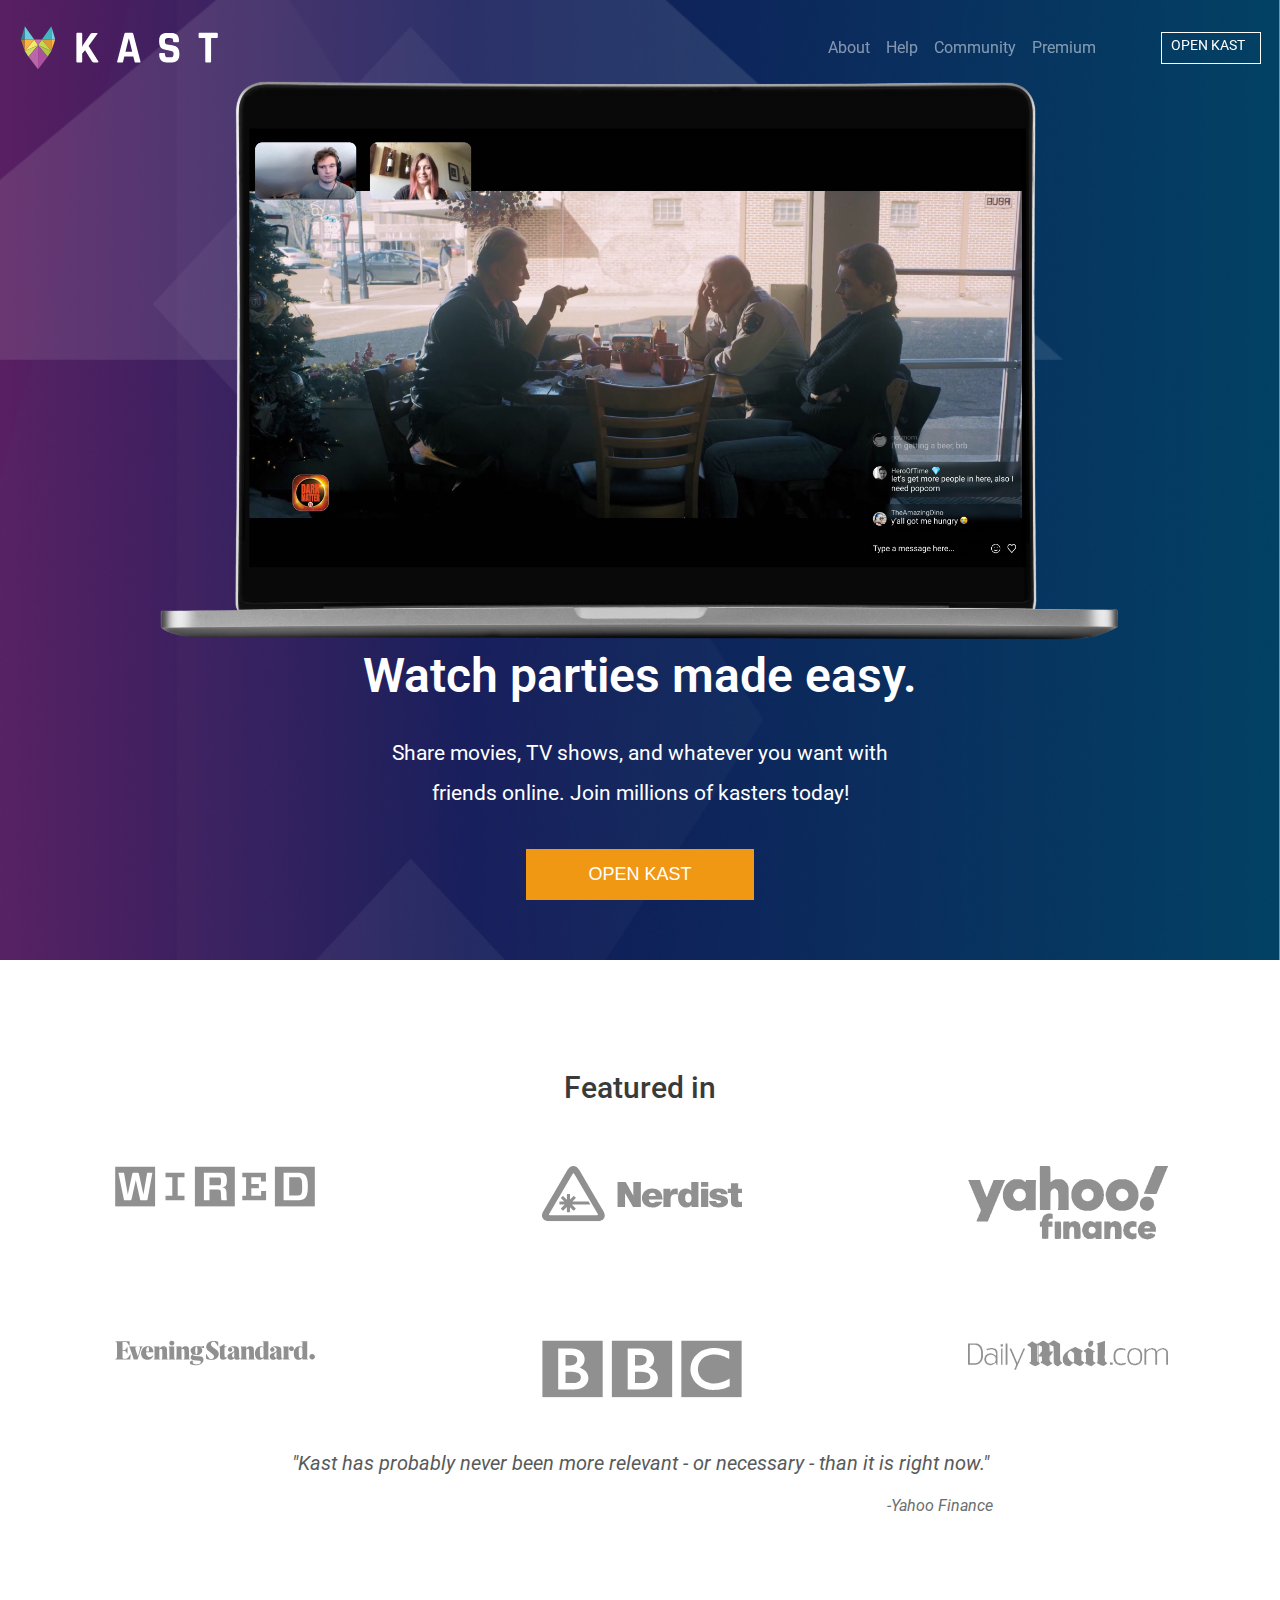
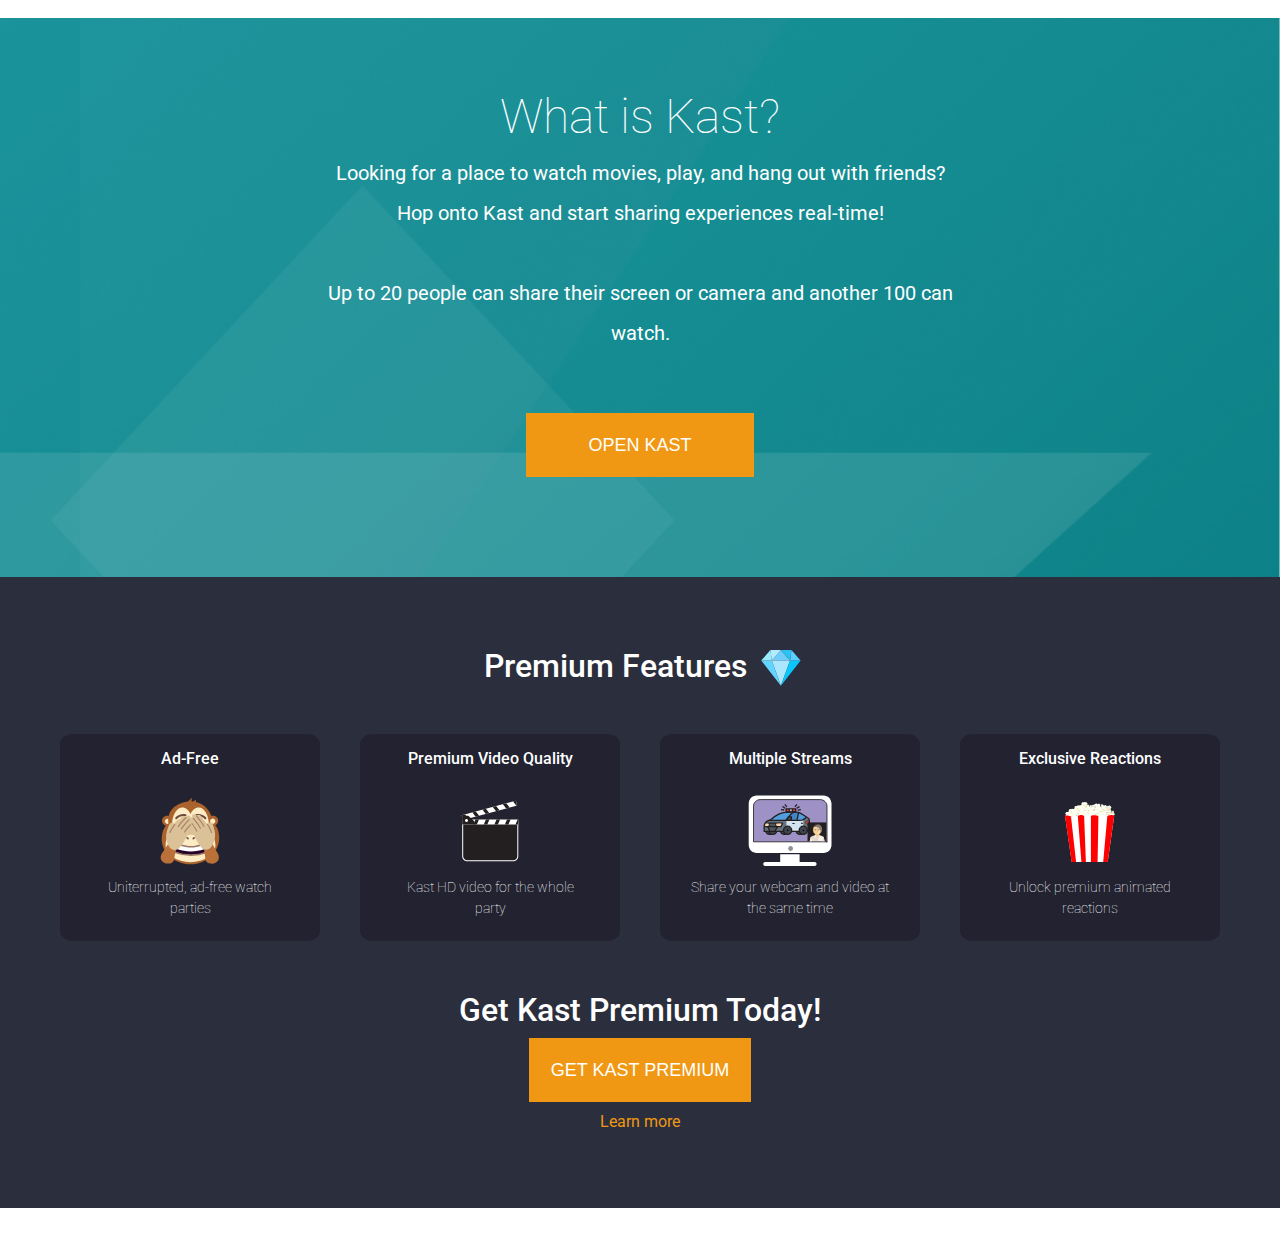
<file: index.html>
<!DOCTYPE html>
<html lang="en">

<head>
    <meta charset="UTF-8">
    <meta name="viewport" content="width=device-width, initial-scale=1.0">

    <!-- stylesheets link -->
    <link rel="stylesheet" ref="stylesheets" href="styles.css">

    <!-- Favicon icon link -->
    <link rel="icon" href="Assets/favicon.ico">

    <!-- Google Fonts-->
    <link href="https://fonts.googleapis.com/css2?family=Open+Sans:wght@600;800&family=Roboto&display=swap"
        rel="stylesheet">

    <!-- Bootstrap stylesheet -->
    <link rel="stylesheet" href="https://maxcdn.bootstrapcdn.com/bootstrap/4.0.0/css/bootstrap.min.css"
        integrity="sha384-Gn5384xqQ1aoWXA+058RXPxPg6fy4IWvTNh0E263XmFcJlSAwiGgFAW/dAiS6JXm" crossorigin="anonymous">



    <title>Kast is Watch Parties Made Easy</title>
</head>

<body>

    <!-- HEADER -->
    <header>
        <a class="navbar-brand" href="#">
            <img id="kast-logo" src="Assets/kast-logo-horizontal-color-white.svg" alt="background-color" />
        </a>

        <nav class="navbar navbar-expand-lg navbar-dark">
            <button class="navbar-toggler" type="button" data-toggle="collapse" data-target="#navbarTogglerDemo02"
                aria-controls="navbarTogglerDemo01" aria-expanded="false" aria-label="Toggle navigation">
                <span class="navbar-toggler-icon"></span>
            </button>


            <div class="collapse navbar-collapse" id="navbarTogglerDemo02">

                <ul class="navbar-nav ml-auto">
                    <li class="nav-item">
                        <a class="nav-link" href="aboutPage/index.html" target="blank">About</a>
                    </li>
                    <li class="nav-item">
                        <a class="nav-link" href="helpPage/index.html" target="blank">Help</a>
                    </li>
                    <li class="nav-item">
                        <a class="nav-link" href="communityPage/index.html" target="blank">Community</a>
                    </li>
                    <li class="nav-item">
                        <a class="nav-link" href="premiumPage/index.html" target="blank">Premium</a>
                    </li>
                </ul>
            </div>
        </nav>

        <a class="open-kast" href="openKast/index.html" target="blank">OPEN KAST</a>
    </header>

    <!-- SECTION ZERO -->
    <section class="sectionZero">
        <div>
            <a href=""><img src="Assets/laptop-table.png" alt="laptop-image" class="header-image"></a>

            <h1 class="bigHeading1">Watch parties made easy.</h1>
            <p class="smallWriteUp">Share movies, TV shows, and whatever you want with friends online. Join millions of
                kasters today!
            </p>

            <a href="#"><button class="section-one-button">OPEN KAST</button></a>
        </div>
    </section>

    <!-- SECTION ONE  -->

    <section id="sectionOne">

        <h3 class="bigHeading3Grey">Featured in</h3>

        <!-- logos icons -->
        <div class="container-fluid">
            <div class="row">
                <div class="col-lg-4 col-sm-6">
                    <a href=""><img src="Assets/wired-logo.svg" class="featuredLogos" alt=""></a>
                </div>
                <div class="col-lg-4 col-sm-6">
                    <a href=""><img src="Assets/nerdist-logo.svg" class="featuredLogos" alt=""></a>
                </div>
                <div class="col-lg-4 col-sm-6">
                    <a href=""><img src="Assets/yahoo-finance-logo.svg" class="featuredLogos" alt=""></a>
                </div>
                <div class="col-lg-4 col-sm-6">
                    <a href=""><img src="Assets/evening-standard-logo.svg" class="featuredLogos" alt=""></a>
                </div>
                <div class="col-lg-4 col-sm-6">
                    <a href=""><img src="Assets/bbc-logo.svg" class="featuredLogos" alt=""></a>
                </div>
                <div class="col-lg-4 col-sm-6">
                    <a href=""><img src="Assets/daily-mail-logo.svg" class="featuredLogos" alt=""></a>
                </div>
            </div>

        </div>
        </div>
        </div>



        <p class="smallWriteUp2"><em>"Kast has probably never been more relevant - or necessary - than it is right
                now."</em></p>

        <p class="yahooFinance"><em>-Yahoo Finance</em></p>


    </section>


    <!-- SECTION TWO -->
    <section id="sectionTwo">
        <div class='mainContent'>
            <div class="sectionTwoText">

                <h2 class="bigHeading2">What is Kast?</h2>

                <div>Looking for a place to watch movies, play, and hang out with friends? Hop onto Kast and start
                    sharing
                    experiences real-time!
                </div>

                <br />

                <div>Up to 20 people can share their screen or camera and another 100 can watch.</div>


            </div>

            <div class="sectionTwoButton">
                <a href="#"><button class="section-one-button">OPEN KAST</button></a>
            </div>
        </div>
    </section>


    <!-- SECTION THREE -->
    <section id="sectionThree">
        <div class="mainContent">
            <div>
                <h3>Premium Features</h3>
                <a href=""><img src="Assets/diamond-premium.svg" id="diamond-subscription" alt=""></a>
            </div>
            <br>
            <div class="premiumItems">
                <div class="premium-image image1Box">
                    <h4>Ad-Free</h4>
                    <div><a href=""><img src="Assets/monkey.svg" alt=""></a></div>
                    <p>Uniterrupted, ad-free watch parties</p>
                </div>

                <div class="premium-image imageBox2">
                    <h4>Premium Video Quality</h4>
                    <div><a href=""><img src="Assets/clapper.svg" alt=""></a></div>
                    <p>Kast HD video for the whole party</p>
                </div>

                <div class="premium-image imageBox3">
                    <h4>Multiple Streams</h4>
                    <div><a href=""><img src="Assets/pip.svg" alt=""></a></div>
                    <p>Share your webcam and video at the same time</p>
                </div>

                <div class="premium-image imageBox4">
                    <h4>Exclusive Reactions</h4>
                    <div><a href=""><img src="Assets/popcorn.svg" alt=""></a></div>
                    <p>Unlock premium animated reactions</p>
                </div>

            </div>


            <div class="kastPremium">

                <h3>Get Kast Premium Today!</h3>
                <a href="#"><button class="section-three-button">GET KAST PREMIUM</button></a>
                <p>Learn more</p>

            </div>
        </div>
    </section>

    <!-- Javascript links -->
    <script src="https://code.jquery.com/jquery-3.2.1.slim.min.js"
        integrity="sha384-KJ3o2DKtIkvYIK3UENzmM7KCkRr/rE9/Qpg6aAZGJwFDMVNA/GpGFF93hXpG5KkN" crossorigin="anonymous">
    </script>
    <script src="https://cdnjs.cloudflare.com/ajax/libs/popper.js/1.12.9/umd/popper.min.js"
        integrity="sha384-ApNbgh9B+Y1QKtv3Rn7W3mgPxhU9K/ScQsAP7hUibX39j7fakFPskvXusvfa0b4Q" crossorigin="anonymous">
    </script>
    <script src="https://maxcdn.bootstrapcdn.com/bootstrap/4.0.0/js/bootstrap.min.js"
        integrity="sha384-JZR6Spejh4U02d8jOt6vLEHfe/JQGiRRSQQxSfFWpi1MquVdAyjUar5+76PVCmYl" crossorigin="anonymous">
    </script>

</body>

</html>
</file>
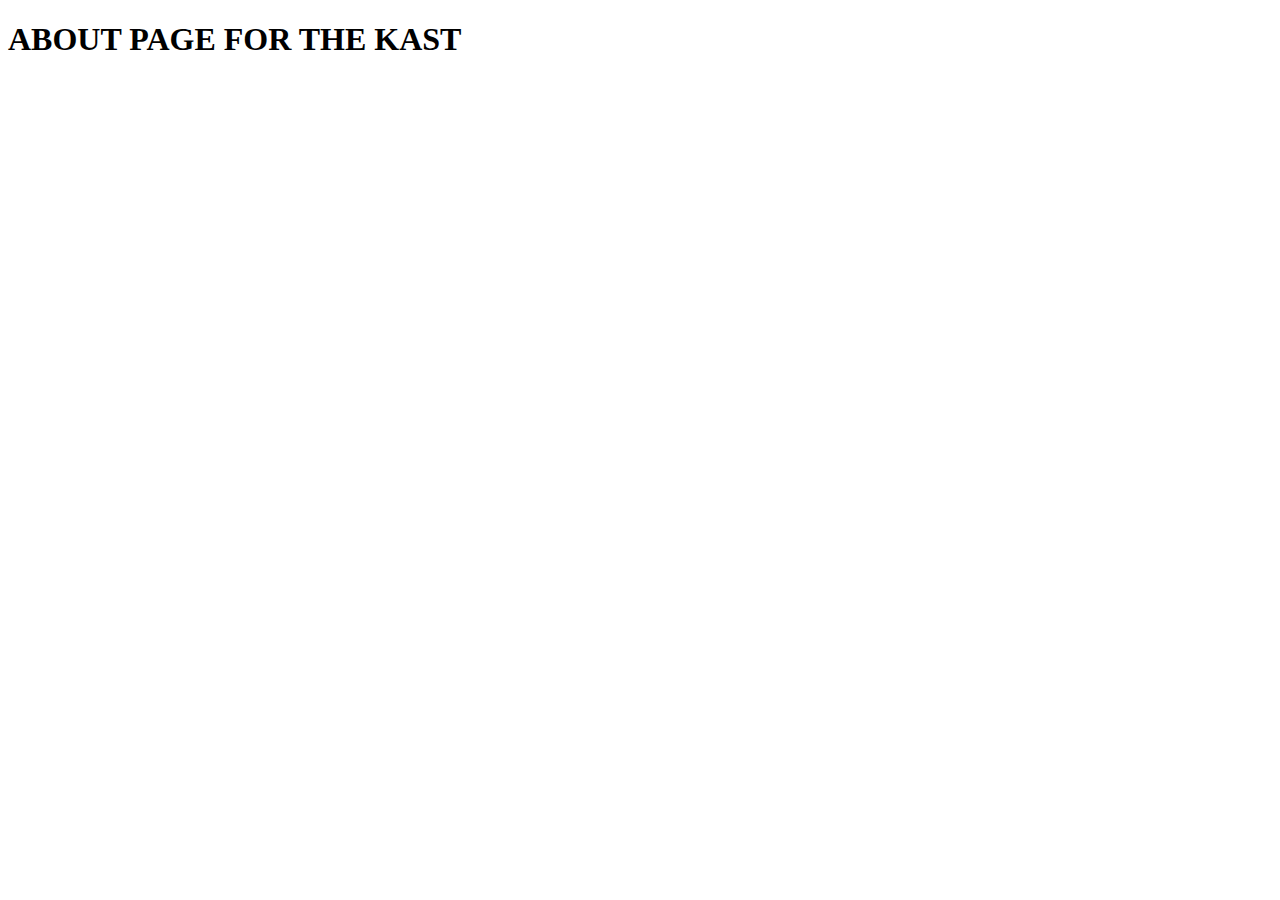
<file: aboutPage/Index.html>
<!DOCTYPE html>
<html lang="en">
<head>
    <meta charset="UTF-8">
    <meta name="viewport" content="width=device-width, initial-scale=1.0">
    <link rel="stylesheet" href="">
    <title>About</title>
</head>
<body>
    <h1>ABOUT PAGE FOR THE KAST</h1>
    
</body>
</html>
</file>
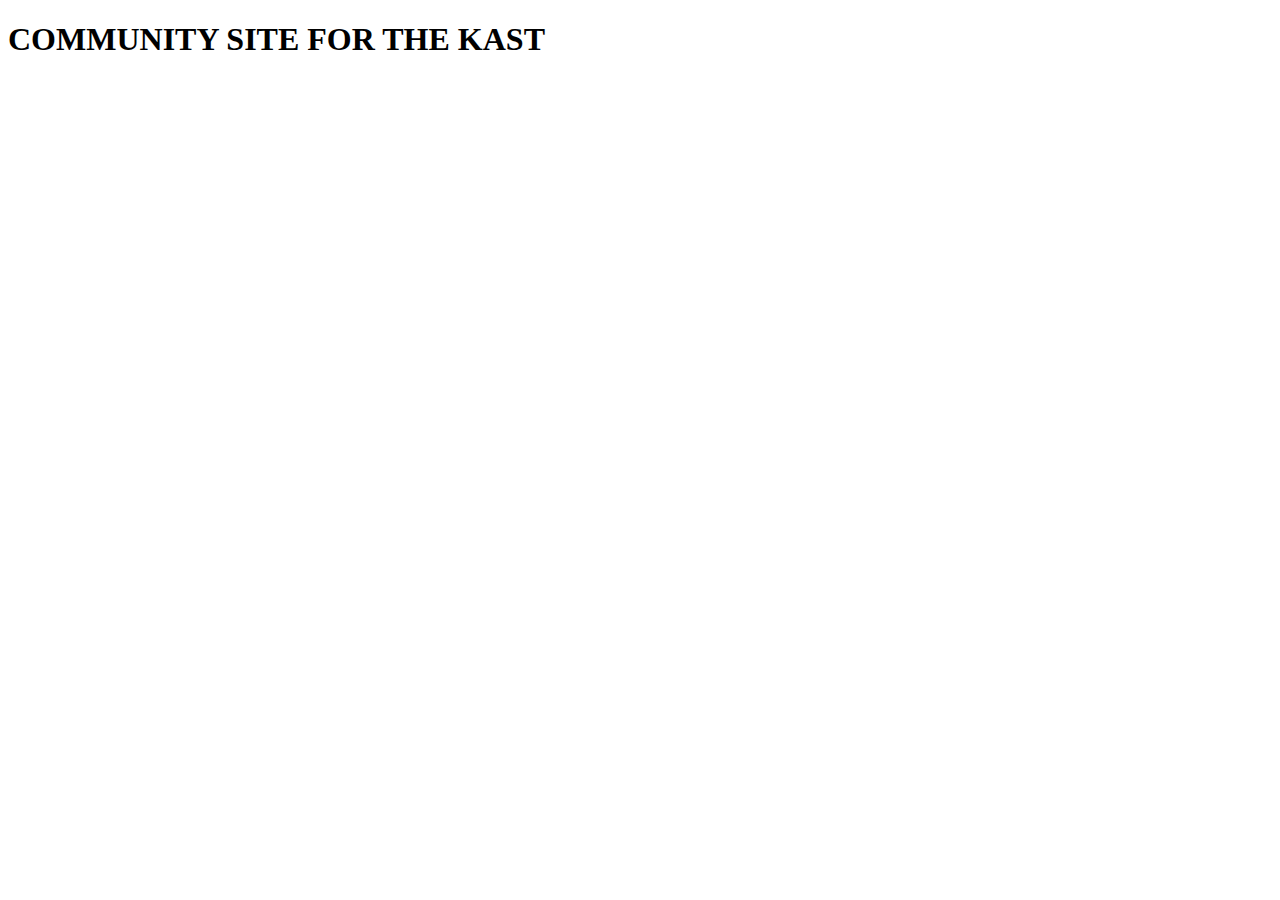
<file: communityPage/index.html>
<!DOCTYPE html>
<html lang="en">
<head>
    <meta charset="UTF-8">
    <meta name="viewport" content="width=device-width, initial-scale=1.0">
    <link rel="stylesheet" href="">
    <title>Community</title>
</head>
<body>
    <h1>COMMUNITY SITE FOR THE KAST</h1>
    
</body>
</html>
</file>
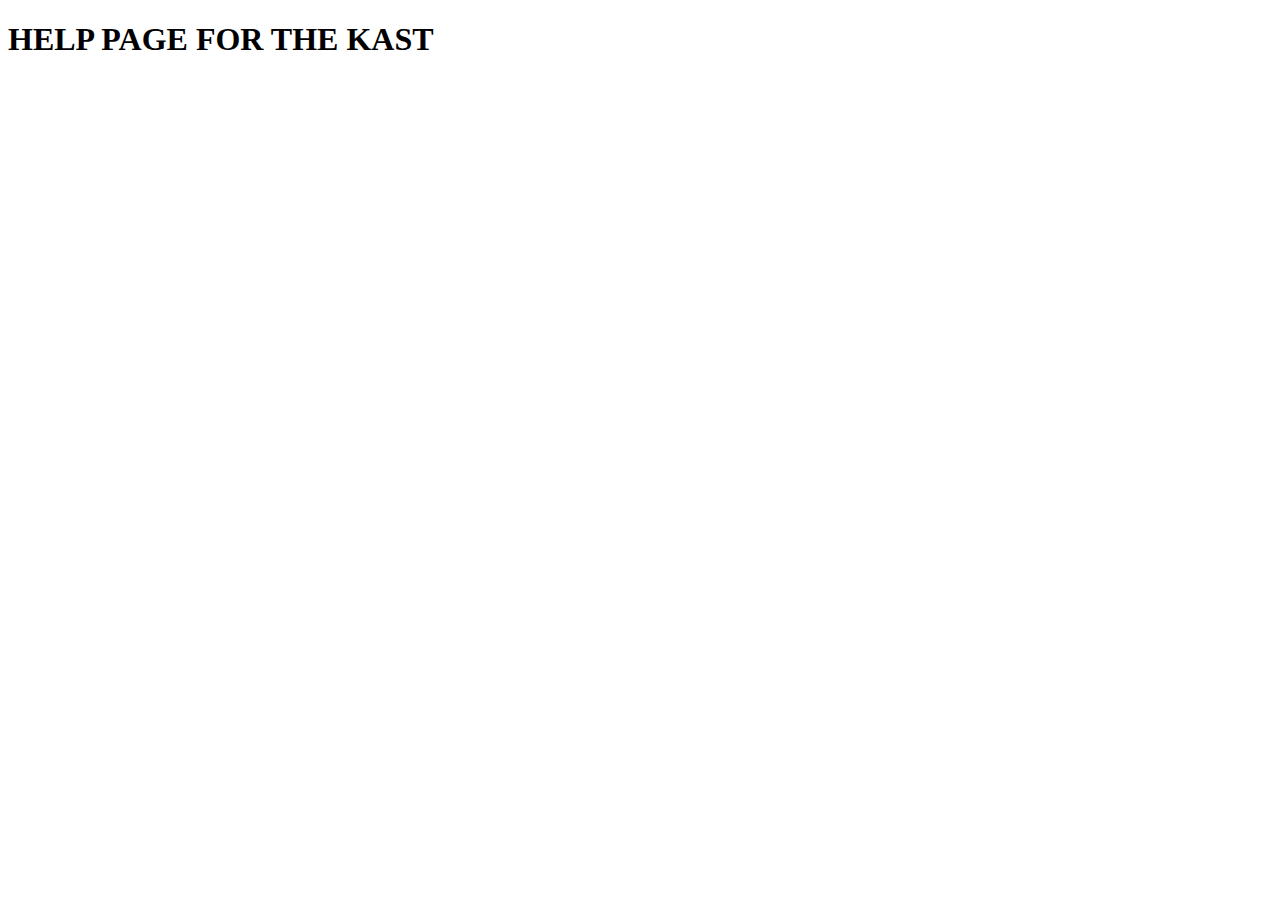
<file: helpPage/index.html>
<!DOCTYPE html>
<html lang="en">
<head>
    <meta charset="UTF-8">
    <meta name="viewport" content="width=device-width, initial-scale=1.0">
    <link rel="stylesheet" href="">
    <title>Help</title>
</head>
<body>
    <h1>HELP PAGE FOR THE KAST</h1>
    
</body>
</html>
</file>
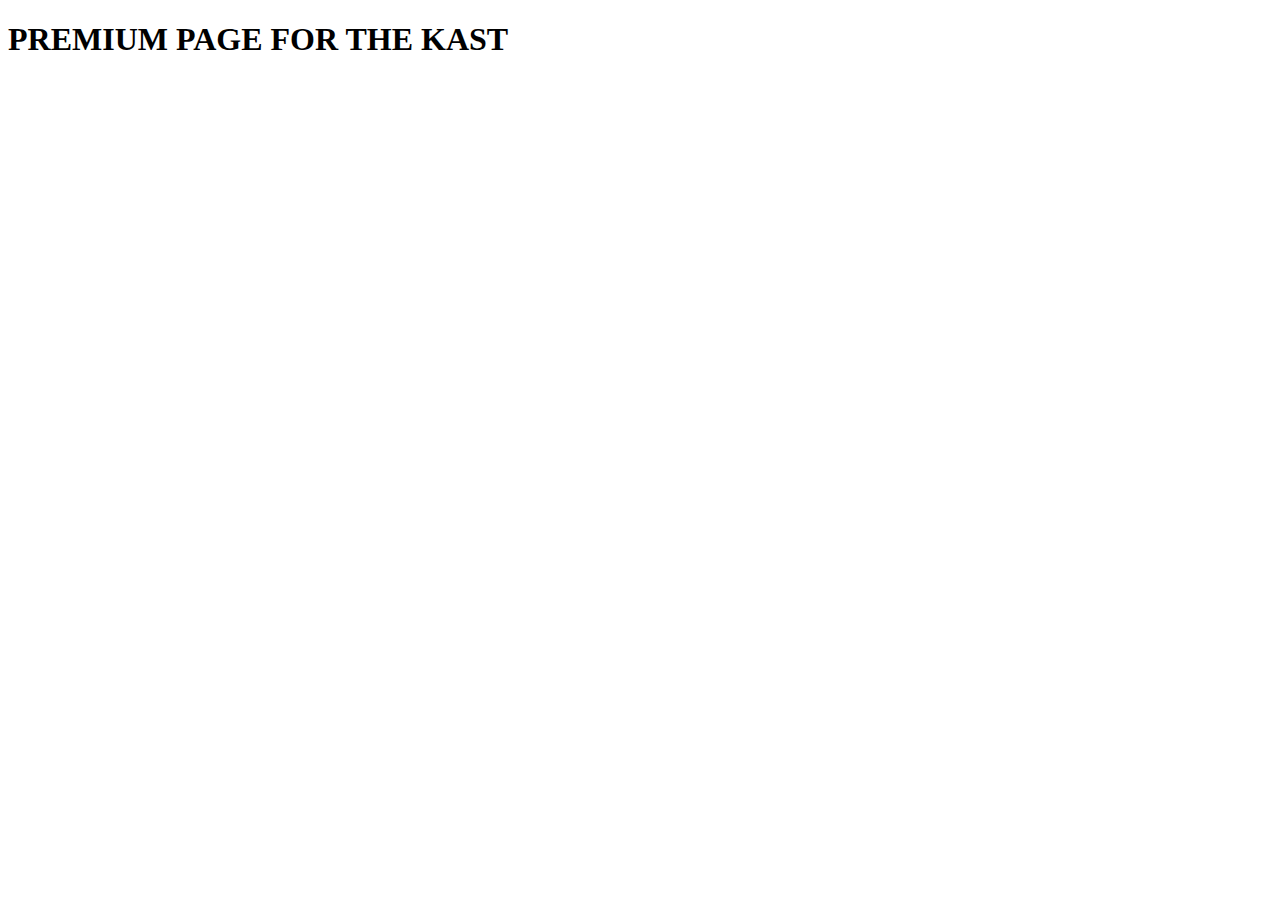
<file: premiumPage/index.html>
<!DOCTYPE html>
<html lang="en">
<head>
    <meta charset="UTF-8">
    <meta name="viewport" content="width=device-width, initial-scale=1.0">
    <link rel="stylesheet" href="">
    <title>PREMIUM</title>
</head>
<h1>PREMIUM PAGE FOR THE KAST</h1>
<body>
    
</body>
</html>
</file>
<file: styles.css>
/* GENERAL SETUP */
html, body {
    margin: 0;
    padding: 0;
    overflow-x: hidden;
}

/* TYPOGRAPHY */
h1, h2 {
    font-family: 'Open Sans', sans-serif;
    
}

h3, p, div, li {
    font-family: 'Roboto', sans-serif;
}

.bigHeading1 {
    color: white;
    font-size: 3rem;
    font-weight: 600;
}

.smallWriteUp {
    color: #ffffff;
    font-size: 1.3rem;
    line-height: 2.5rem;
}

/* BACKGROUND IMAGE */
header {
    height: 83px;
    position: fixed;
    width: 100%;
    left: 0;
    top: 0;
    display: grid !important;
    grid-template-columns: 220px auto 100px;
    grid-column-gap: 40px;
    z-index: 4;
    padding: 20px;
    color: white;

}

.sectionZero {
    background-color: #531F62;
    background-size: cover;
    padding-top: 50px;
    padding-bottom: 60px;
    background-image: url('./Assets/gradient-violet-bg.jpg');
}
/* HEADER IMAGE */
.header-image {
    width: 75vw;
    position: relative;
    margin: 0 auto;
    z-index: 2;
}

.sectionZero div {
    text-align: center;
    padding: 30px 0 0 0;

}

.smallWriteUp {
    padding: 20px 30%;
    text-align: center;
    
}

/* KAST LOGO */

#kast-logo {
    /* float: left; */
    width: 200px;
    /* position: relative; */
    /* top: -55px; */
    /* left: 2em; */
}

#kast-logo:hover {
    width: 220px;
    position: relative;
    transition: ease-in-out 0.3s;
}


.nav-link {
    color: white;
    text-decoration-line: none;
    padding: 20px;
    flex: 1 ;
} 

/****** Header Content ******/
.open-kast {
    width: 100px;
    border: 1px solid white;
    padding: 2px 9px 2px;
    margin: 12px 12px 12px 36px;
    font-size: 14px;
    text-decoration: none;
    word-wrap: none;
    color :white;
    position: relative;
    right: 35px;

}


/* BUTTON */
.section-one-button {
  -webkit-border-radius: 3;
  -moz-border-radius: 2;
  border-color: transparent;
  border-radius: 0px;
  font-family: Arial;
  color: #ffffff;
  font-size: 18px;
  background: #f09813;
  padding: 10px 60px 10px 60px;
  text-decoration: none;
}

.section-three-button {
  -webkit-border-radius: 3;
  -moz-border-radius: 2;
  border-color: transparent;
  border-radius: 0px;
  font-family: Arial;
  color: #ffffff;
  font-size: 18px;
  background: #f09813;
  padding: 10px 20px 10px 20px;
  text-decoration: none;
}


/*************SECTION 1**************/
#sectionOne {
    background-color: white;
}

.bigHeading3Grey {
    color: #393a3a;
    font-size: 30px;
    text-align: center;
    margin: 110px 0 10px;
}

/* SECTION ONE LOGOS */

.featuredLogos {
    margin: 50px 100px;
}

.smallWriteUp2 {
    color: #585a5a;
    font-size: 20px;
    text-align: center;
}

.yahooFinance {
    color: #6b6e6e;
    text-align: center;
    position: relative;
    right: -300px;
    margin-bottom: 100px;
}

/**************** SECTION TWO *****************/
/* background */
#sectionTwo {
    background-color: #13ADAD;
    background-image: url(Assets/green-bg.jpg);
    background-size: cover;
    padding: 70px 0;
}

/* MAIN CONTENT AND TEXT */
.mainContent {
    text-align: center;
    padding: 30px inherit;
    margin: 0 auto;
    max-width: 1200px;
    line-height: 40px;
    
}

.sectionTwoText {
    color: white;
    font-size: 20px;
    width: 630px;
    margin: 0 auto 60px;
}

#sectionTwo h2 {
    font-size: 3rem;
    color: white;
    font-weight: 1;
}

/* SECTION TWO BUTTON */

.sectionTwoButton {
    margin-bottom: 30px
}


/* ****************SECTION THREE*********** */

#sectionThree {
    background-color: #2b2e3d;
    padding: 70px 0 0;
    
}

#sectionThree div h3 {
    display: inline-block;
    position: relative;
    font-size: 2rem;
    color: white;
}

.premium-image h4 {
    font-size: 16px;
    padding: 15px 0
}

.premium-image p {
    font-size: 14px;
    line-height: 1.5;
    padding: 6px 20px;
    font-weight: 100;
}

/* DIAMOND SUBSCRIPTION */
#diamond-subscription {
    width: 45px;
    display: inline-block;
    position: relative;
    top: -5px;
    left: 8px;
}
/* PREMIUM ITEMS */
.premiumItems {
    display: flex;
    flex-direction: row;
    flex-wrap: nowrap;
    justify-content: space-between;
    color: white;
} 

/* PREMIUM IMAGES */
.premium-image {
    background-color: #222230;
    margin: 0 20px;
    border-radius: 5%;
    width: 35%;
    padding: 0 10px;

}

/* Kast Premium */
.kastPremium {
    display: flex;
    flex-direction: column;
    margin: 50px 0;
}

.kastPremium p {
    color: #f09813;
    padding-bottom: 50px;
}
</file>
